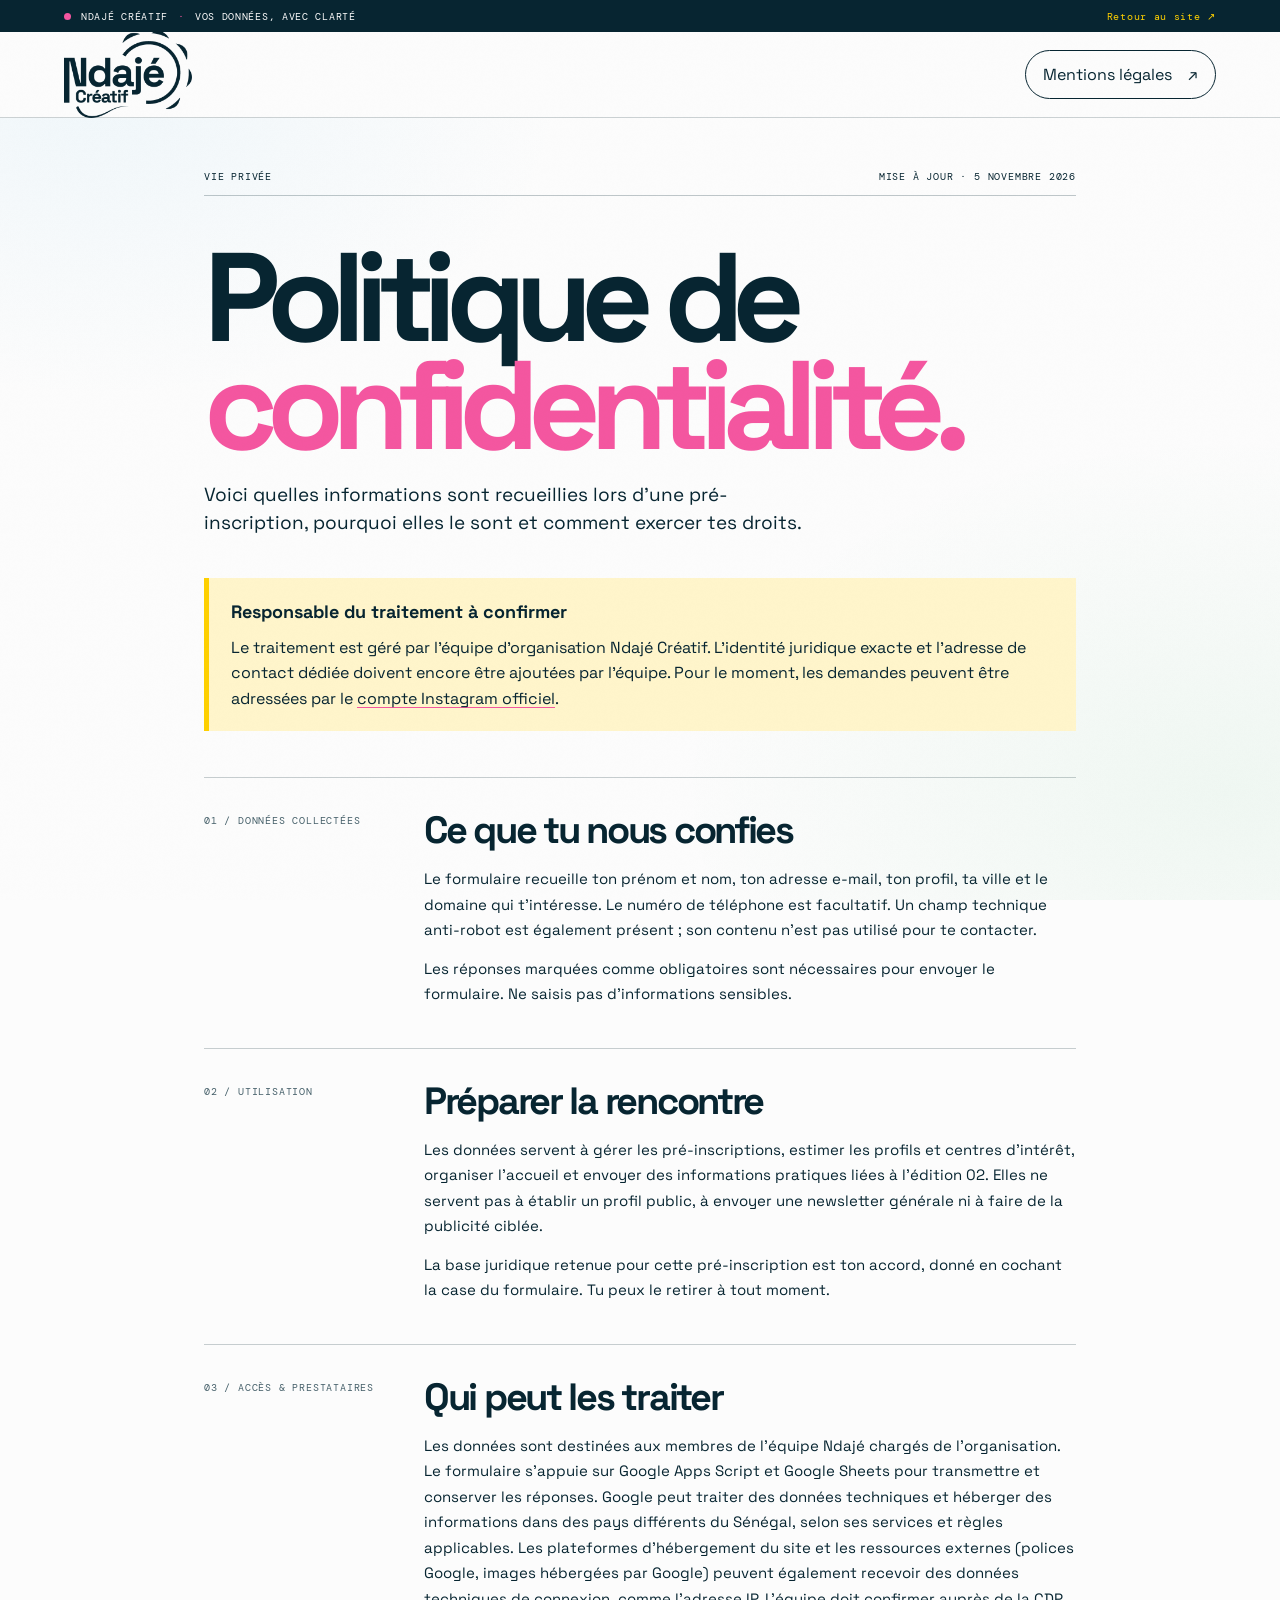
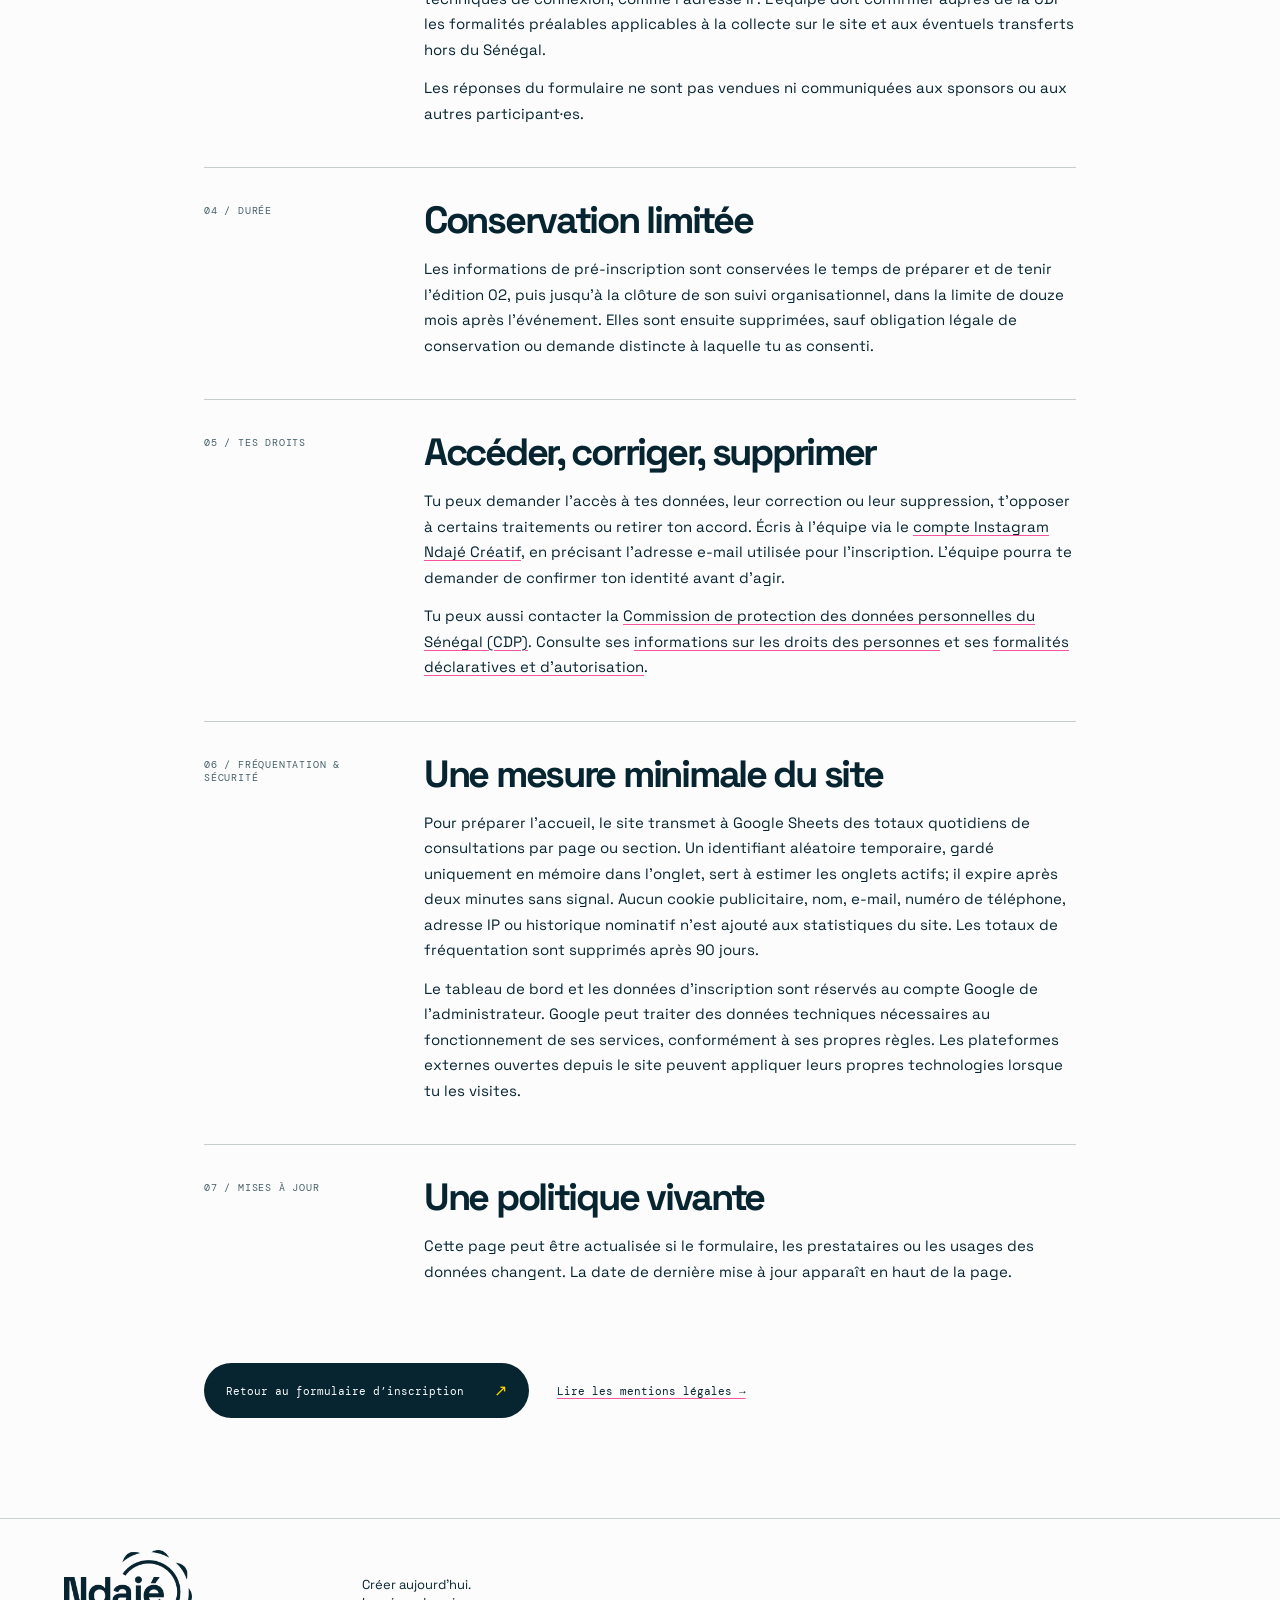
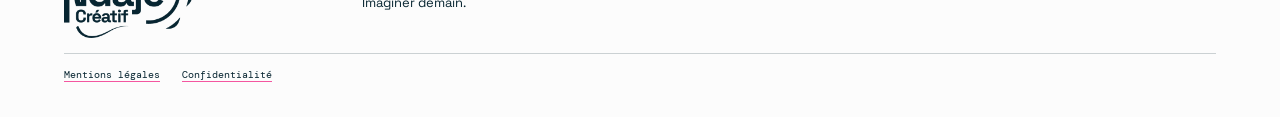
<file: confidentialite.html>
<!doctype html>
<html lang="fr">
<head>
  <meta charset="utf-8">
  <meta name="viewport" content="width=device-width, initial-scale=1">
  <meta name="theme-color" content="#072531">
  <meta name="description" content="Politique de confidentialité et données collectées pour les pré-inscriptions Ndajé Créatif.">
  <title>Confidentialité — Ndajé Créatif</title>
  <link rel="icon" type="image/png" sizes="256x256" href="assets/favicon.png">
  <link rel="preconnect" href="https://fonts.googleapis.com">
  <link rel="preconnect" href="https://fonts.gstatic.com" crossorigin>
  <link href="https://fonts.googleapis.com/css2?family=DM+Mono:wght@400;500&family=Space+Grotesk:wght@400;500;600;700&display=swap" rel="stylesheet">
  <link rel="stylesheet" href="styles.css">
  <link rel="stylesheet" href="photos.css">
  <link rel="stylesheet" href="legal.css">
</head>
<body class="legal-page">
  <div class="announcement"><span class="dot"></span> NDAJÉ CRÉATIF <span class="announce-divider">·</span> VOS DONNÉES, AVEC CLARTÉ <a href="index.html">Retour au site ↗</a></div>
  <header class="site-header legal-header"><a class="wordmark" href="index.html" aria-label="Ndajé Créatif, accueil"><img src="assets/ndaje-logo.png" alt="Ndajé Créatif"></a><a class="nav-cta" href="mentions-legales.html">Mentions légales <span aria-hidden="true">↗</span></a></header>
  <main class="legal-main">
    <div class="legal-kicker"><span>VIE PRIVÉE</span><span>MISE À JOUR · 5 NOVEMBRE 2026</span></div>
    <h1>Politique de<br><em>confidentialité.</em></h1>
    <p class="legal-intro">Voici quelles informations sont recueillies lors d’une pré-inscription, pourquoi elles le sont et comment exercer tes droits.</p>
    <aside class="legal-notice"><strong>Responsable du traitement à confirmer</strong><p>Le traitement est géré par l’équipe d’organisation Ndajé Créatif. L’identité juridique exacte et l’adresse de contact dédiée doivent encore être ajoutées par l’équipe. Pour le moment, les demandes peuvent être adressées par le <a href="https://www.instagram.com/ndajecreatif/" target="_blank" rel="noopener noreferrer">compte Instagram officiel</a>.</p></aside>
    <section class="legal-block"><span>01 / DONNÉES COLLECTÉES</span><div><h2>Ce que tu nous confies</h2><p>Le formulaire recueille ton prénom et nom, ton adresse e-mail, ton profil, ta ville et le domaine qui t’intéresse. Le numéro de téléphone est facultatif. Un champ technique anti-robot est également présent ; son contenu n’est pas utilisé pour te contacter.</p><p>Les réponses marquées comme obligatoires sont nécessaires pour envoyer le formulaire. Ne saisis pas d’informations sensibles.</p></div></section>
    <section class="legal-block"><span>02 / UTILISATION</span><div><h2>Préparer la rencontre</h2><p>Les données servent à gérer les pré-inscriptions, estimer les profils et centres d’intérêt, organiser l’accueil et envoyer des informations pratiques liées à l’édition 02. Elles ne servent pas à établir un profil public, à envoyer une newsletter générale ni à faire de la publicité ciblée.</p><p>La base juridique retenue pour cette pré-inscription est ton accord, donné en cochant la case du formulaire. Tu peux le retirer à tout moment.</p></div></section>
    <section class="legal-block"><span>03 / ACCÈS & PRESTATAIRES</span><div><h2>Qui peut les traiter</h2><p>Les données sont destinées aux membres de l’équipe Ndajé chargés de l’organisation. Le formulaire s’appuie sur Google Apps Script et Google Sheets pour transmettre et conserver les réponses. Google peut traiter des données techniques et héberger des informations dans des pays différents du Sénégal, selon ses services et règles applicables. Les plateformes d’hébergement du site et les ressources externes (polices Google, images hébergées par Google) peuvent également recevoir des données techniques de connexion, comme l’adresse IP. L’équipe doit confirmer auprès de la CDP les formalités préalables applicables à la collecte sur le site et aux éventuels transferts hors du Sénégal.</p><p>Les réponses du formulaire ne sont pas vendues ni communiquées aux sponsors ou aux autres participant·es.</p></div></section>
    <section class="legal-block"><span>04 / DURÉE</span><div><h2>Conservation limitée</h2><p>Les informations de pré-inscription sont conservées le temps de préparer et de tenir l’édition 02, puis jusqu’à la clôture de son suivi organisationnel, dans la limite de douze mois après l’événement. Elles sont ensuite supprimées, sauf obligation légale de conservation ou demande distincte à laquelle tu as consenti.</p></div></section>
    <section class="legal-block"><span>05 / TES DROITS</span><div><h2>Accéder, corriger, supprimer</h2><p>Tu peux demander l’accès à tes données, leur correction ou leur suppression, t’opposer à certains traitements ou retirer ton accord. Écris à l’équipe via le <a href="https://www.instagram.com/ndajecreatif/" target="_blank" rel="noopener noreferrer">compte Instagram Ndajé Créatif</a>, en précisant l’adresse e-mail utilisée pour l’inscription. L’équipe pourra te demander de confirmer ton identité avant d’agir.</p><p>Tu peux aussi contacter la <a href="https://www.cdp.sn/" target="_blank" rel="noopener noreferrer">Commission de protection des données personnelles du Sénégal (CDP)</a>. Consulte ses <a href="https://www.cdp.sn/particulier/comprendre-vos-droits" target="_blank" rel="noopener noreferrer">informations sur les droits des personnes</a> et ses <a href="https://www.cdp.sn/conformite/formalites" target="_blank" rel="noopener noreferrer">formalités déclaratives et d’autorisation</a>.</p></div></section>
    <section class="legal-block"><span>06 / FRÉQUENTATION & SÉCURITÉ</span><div><h2>Une mesure minimale du site</h2><p>Pour préparer l’accueil, le site transmet à Google Sheets des totaux quotidiens de consultations par page ou section. Un identifiant aléatoire temporaire, gardé uniquement en mémoire dans l’onglet, sert à estimer les onglets actifs; il expire après deux minutes sans signal. Aucun cookie publicitaire, nom, e-mail, numéro de téléphone, adresse IP ou historique nominatif n’est ajouté aux statistiques du site. Les totaux de fréquentation sont supprimés après 90 jours.</p><p>Le tableau de bord et les données d’inscription sont réservés au compte Google de l’administrateur. Google peut traiter des données techniques nécessaires au fonctionnement de ses services, conformément à ses propres règles. Les plateformes externes ouvertes depuis le site peuvent appliquer leurs propres technologies lorsque tu les visites.</p></div></section>
    <section class="legal-block"><span>07 / MISES À JOUR</span><div><h2>Une politique vivante</h2><p>Cette page peut être actualisée si le formulaire, les prestataires ou les usages des données changent. La date de dernière mise à jour apparaît en haut de la page.</p></div></section>
    <div class="legal-end"><a class="button-link" href="index.html#inscription">Retour au formulaire d’inscription <span aria-hidden="true">↗</span></a><a class="legal-back" href="mentions-legales.html">Lire les mentions légales →</a></div>
  </main>
  <footer class="site-footer legal-footer"><a class="wordmark" href="index.html"><img src="assets/ndaje-logo.png" alt="Ndajé Créatif"></a><p>Créer aujourd’hui.<br>Imaginer demain.</p><nav class="footer-legal" aria-label="Informations légales"><a href="mentions-legales.html">Mentions légales</a><a href="confidentialite.html" aria-current="page">Confidentialité</a></nav></footer>
</body>
</html>
</file>
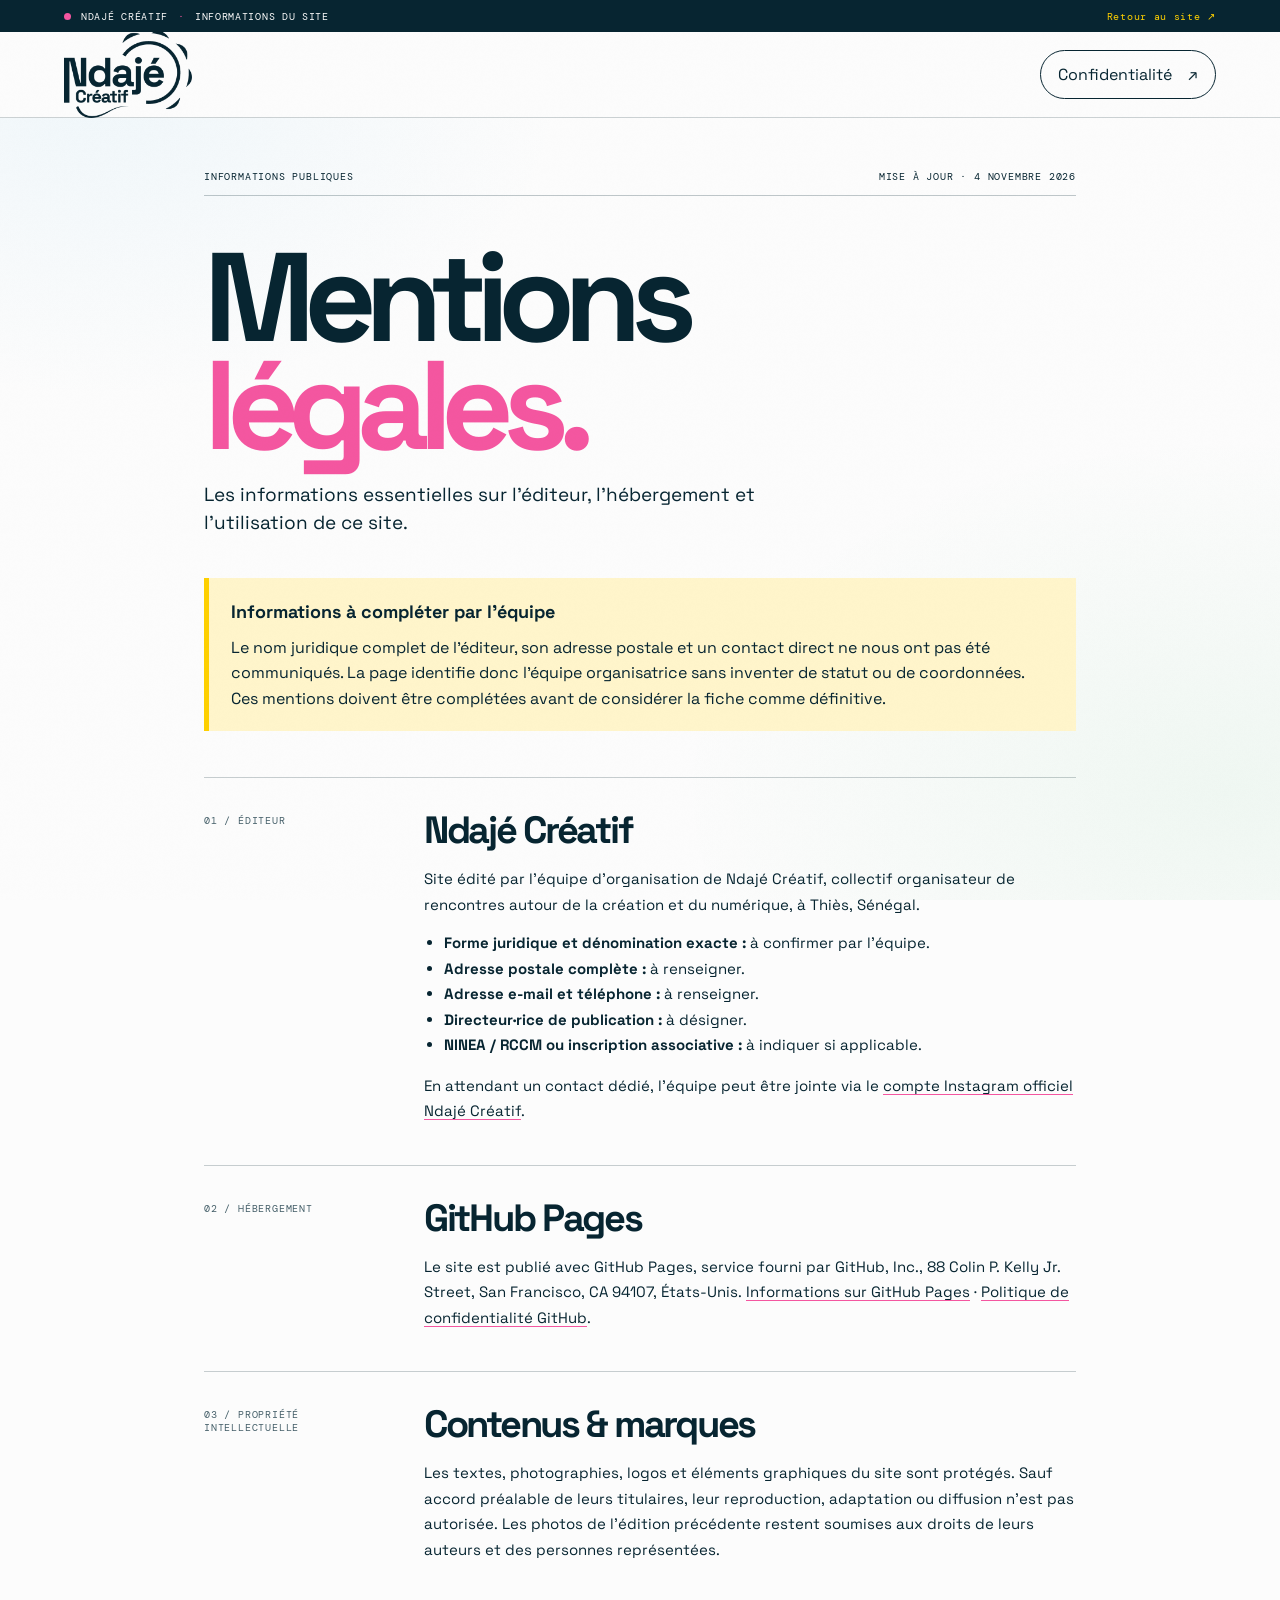
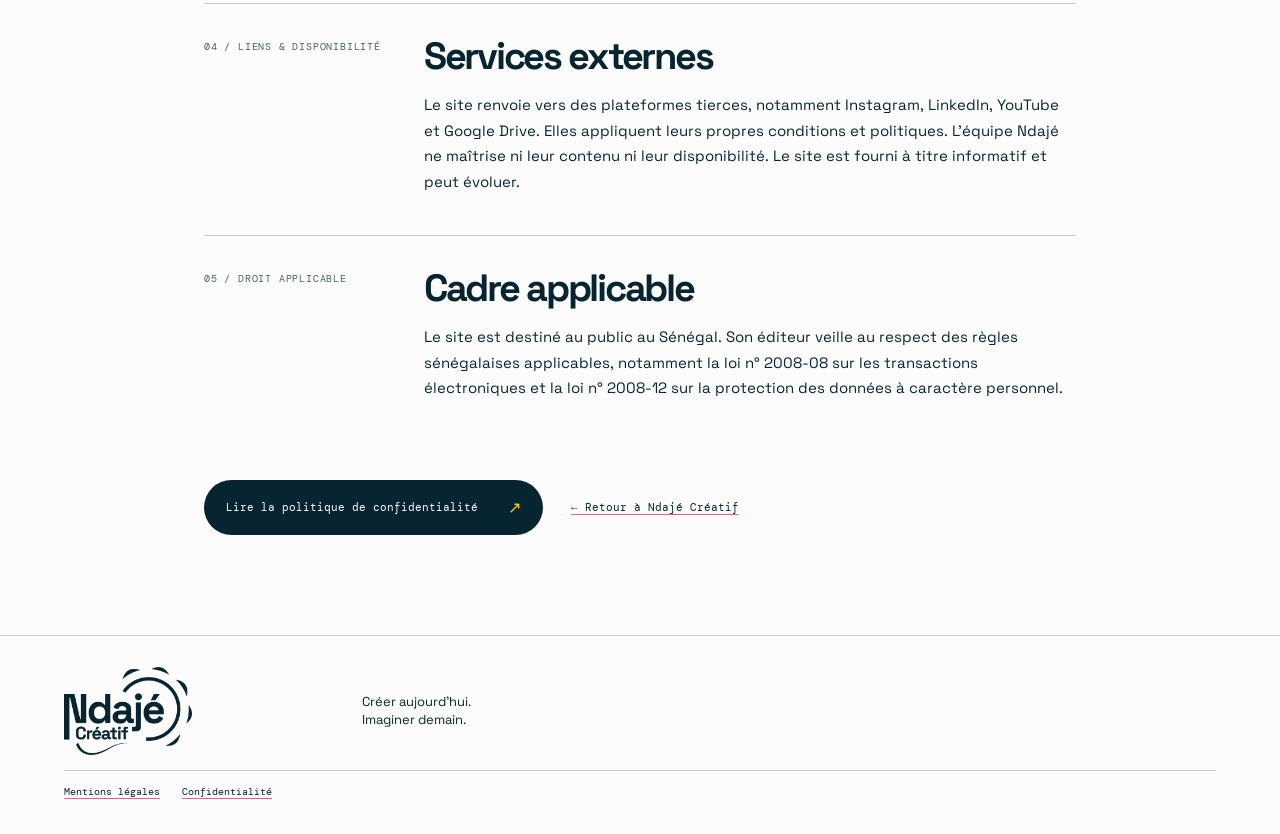
<file: mentions-legales.html>
<!doctype html>
<html lang="fr">
<head>
  <meta charset="utf-8">
  <meta name="viewport" content="width=device-width, initial-scale=1">
  <meta name="theme-color" content="#072531">
  <meta name="description" content="Mentions légales du site Ndajé Créatif.">
  <title>Mentions légales — Ndajé Créatif</title>
  <link rel="icon" type="image/png" sizes="256x256" href="assets/favicon.png">
  <link rel="preconnect" href="https://fonts.googleapis.com">
  <link rel="preconnect" href="https://fonts.gstatic.com" crossorigin>
  <link href="https://fonts.googleapis.com/css2?family=DM+Mono:wght@400;500&family=Space+Grotesk:wght@400;500;600;700&display=swap" rel="stylesheet">
  <link rel="stylesheet" href="styles.css">
  <link rel="stylesheet" href="photos.css">
  <link rel="stylesheet" href="legal.css">
</head>
<body class="legal-page">
  <div class="announcement"><span class="dot"></span> NDAJÉ CRÉATIF <span class="announce-divider">·</span> INFORMATIONS DU SITE <a href="index.html">Retour au site ↗</a></div>
  <header class="site-header legal-header"><a class="wordmark" href="index.html" aria-label="Ndajé Créatif, accueil"><img src="assets/ndaje-logo.png" alt="Ndajé Créatif"></a><a class="nav-cta" href="confidentialite.html">Confidentialité <span aria-hidden="true">↗</span></a></header>
  <main class="legal-main">
    <div class="legal-kicker"><span>INFORMATIONS PUBLIQUES</span><span>MISE À JOUR · 4 NOVEMBRE 2026</span></div>
    <h1>Mentions<br><em>légales.</em></h1>
    <p class="legal-intro">Les informations essentielles sur l’éditeur, l’hébergement et l’utilisation de ce site.</p>
    <aside class="legal-notice"><strong>Informations à compléter par l’équipe</strong><p>Le nom juridique complet de l’éditeur, son adresse postale et un contact direct ne nous ont pas été communiqués. La page identifie donc l’équipe organisatrice sans inventer de statut ou de coordonnées. Ces mentions doivent être complétées avant de considérer la fiche comme définitive.</p></aside>
    <section class="legal-block"><span>01 / ÉDITEUR</span><div><h2>Ndajé Créatif</h2><p>Site édité par l’équipe d’organisation de Ndajé Créatif, collectif organisateur de rencontres autour de la création et du numérique, à Thiès, Sénégal.</p><ul><li><b>Forme juridique et dénomination exacte :</b> à confirmer par l’équipe.</li><li><b>Adresse postale complète :</b> à renseigner.</li><li><b>Adresse e-mail et téléphone :</b> à renseigner.</li><li><b>Directeur·rice de publication :</b> à désigner.</li><li><b>NINEA / RCCM ou inscription associative :</b> à indiquer si applicable.</li></ul><p>En attendant un contact dédié, l’équipe peut être jointe via le <a href="https://www.instagram.com/ndajecreatif/" target="_blank" rel="noopener noreferrer">compte Instagram officiel Ndajé Créatif</a>.</p></div></section>
    <section class="legal-block"><span>02 / HÉBERGEMENT</span><div><h2>GitHub Pages</h2><p>Le site est publié avec GitHub Pages, service fourni par GitHub, Inc., 88 Colin P. Kelly Jr. Street, San Francisco, CA 94107, États-Unis. <a href="https://docs.github.com/en/pages" target="_blank" rel="noopener noreferrer">Informations sur GitHub Pages</a> · <a href="https://docs.github.com/en/site-policy/privacy-policies/github-privacy-statement" target="_blank" rel="noopener noreferrer">Politique de confidentialité GitHub</a>.</p></div></section>
    <section class="legal-block"><span>03 / PROPRIÉTÉ INTELLECTUELLE</span><div><h2>Contenus & marques</h2><p>Les textes, photographies, logos et éléments graphiques du site sont protégés. Sauf accord préalable de leurs titulaires, leur reproduction, adaptation ou diffusion n’est pas autorisée. Les photos de l’édition précédente restent soumises aux droits de leurs auteurs et des personnes représentées.</p></div></section>
    <section class="legal-block"><span>04 / LIENS & DISPONIBILITÉ</span><div><h2>Services externes</h2><p>Le site renvoie vers des plateformes tierces, notamment Instagram, LinkedIn, YouTube et Google Drive. Elles appliquent leurs propres conditions et politiques. L’équipe Ndajé ne maîtrise ni leur contenu ni leur disponibilité. Le site est fourni à titre informatif et peut évoluer.</p></div></section>
    <section class="legal-block"><span>05 / DROIT APPLICABLE</span><div><h2>Cadre applicable</h2><p>Le site est destiné au public au Sénégal. Son éditeur veille au respect des règles sénégalaises applicables, notamment la loi n° 2008-08 sur les transactions électroniques et la loi n° 2008-12 sur la protection des données à caractère personnel.</p></div></section>
    <div class="legal-end"><a class="button-link" href="confidentialite.html">Lire la politique de confidentialité <span aria-hidden="true">↗</span></a><a class="legal-back" href="index.html">← Retour à Ndajé Créatif</a></div>
  </main>
  <footer class="site-footer legal-footer"><a class="wordmark" href="index.html"><img src="assets/ndaje-logo.png" alt="Ndajé Créatif"></a><p>Créer aujourd’hui.<br>Imaginer demain.</p><nav class="footer-legal" aria-label="Informations légales"><a href="mentions-legales.html" aria-current="page">Mentions légales</a><a href="confidentialite.html">Confidentialité</a></nav></footer>
</body>
</html>
</file>
<file: styles.css>
:root{--paper:#f5f0e9;--ink:#17151b;--pink:#f456a0;--yellow:#f4ef39;--blue:#5555e7;--green:#61e8ad;--line:rgba(23,21,27,.2);--mono:"DM Mono",monospace;--display:"Space Grotesk",Arial,sans-serif}*{box-sizing:border-box}html{scroll-behavior:smooth}body{margin:0;background:var(--paper);color:var(--ink);font-family:var(--display);-webkit-font-smoothing:antialiased}a{color:inherit;text-decoration:none}.announcement{min-height:32px;background:var(--ink);color:var(--paper);display:flex;align-items:center;justify-content:center;gap:10px;padding:6px 16px;font:10px var(--mono);letter-spacing:.07em}.announcement a{color:var(--yellow);margin-left:10px}.dot{width:7px;height:7px;background:var(--pink);border-radius:50%}.announce-divider{color:var(--pink)}.site-header{height:86px;padding:0 5vw;display:flex;align-items:center;justify-content:space-between;border-bottom:1px solid var(--line);position:relative;z-index:5}.wordmark{font-weight:700;font-size:21px;line-height:.78;letter-spacing:-1.7px}.wordmark span{color:var(--pink);font-size:14px;vertical-align:top;margin-left:3px}.main-nav{display:flex;align-items:center;gap:clamp(20px,3.6vw,58px);font-size:13px;font-weight:600}.main-nav a:not(.nav-cta):hover,.text-link:hover{color:var(--blue)}.nav-cta{border:1px solid var(--ink);padding:13px 17px;border-radius:30px}.nav-cta span{margin-left:12px}.menu-toggle{display:none}.hero{min-height:660px;padding:30px 5vw 24px;position:relative;overflow:hidden;display:flex;flex-direction:column}.hero-topline,.hero-foot,.section-label{font:10px var(--mono);letter-spacing:.08em;display:flex;justify-content:space-between;position:relative;z-index:2}.hero-copy{position:relative;z-index:2;margin:auto 0;width:64%}.eyebrow{font:10px var(--mono);letter-spacing:.1em;margin:0 0 17px}.hero h1{font-size:clamp(76px,12vw,178px);line-height:.79;letter-spacing:-.105em;margin:0;font-weight:700;position:relative}.outline-word{color:transparent;-webkit-text-stroke:2px var(--ink)}.asterisk{font-size:.37em;color:var(--pink);vertical-align:top;letter-spacing:0;margin-left:10px}.hero-bottom{display:flex;align-items:center;gap:6vw;margin-top:42px}.hero-bottom p{font-size:15px;line-height:1.5;max-width:295px;margin:0}.round-link{width:82px;height:82px;background:var(--yellow);border-radius:50%;display:flex;align-items:center;justify-content:center;position:relative;font-size:10px;line-height:1.15;text-align:center;transform:rotate(-10deg);transition:transform .25s}.round-link:hover{transform:rotate(0) scale(1.07)}.round-link b{position:absolute;bottom:8px;font-size:18px}.hero-art{position:absolute;width:47vw;height:470px;right:-3vw;top:113px;transform:rotate(-8deg)}.art-sun{width:290px;height:290px;border-radius:50%;position:absolute;right:14%;top:14%;background:var(--pink)}.art-orbit{position:absolute;border:1px solid var(--ink);border-radius:50%;width:100%;height:48%;top:35%;left:-2%;transform:rotate(28deg)}.orbit-two{transform:rotate(-31deg);height:62%;top:26%;left:2%;border-style:dashed}.art-word{position:absolute;font-size:clamp(24px,4.6vw,66px);font-weight:700;letter-spacing:-.08em}.word-one{top:27%;left:12%;transform:rotate(-16deg)}.word-two{bottom:16%;right:2%;color:var(--blue);transform:rotate(8deg)}.art-sticker{position:absolute;top:8%;right:2%;background:var(--yellow);padding:17px 20px;border-radius:50%;font:9px/1.45 var(--mono);text-align:center;transform:rotate(10deg)}.art-sticker span{font-size:18px;display:block}.art-star{position:absolute;left:15%;bottom:4%;font-size:58px;color:var(--blue)}.hero-foot{margin-top:auto}.section-pad{padding:38px 5vw 100px}.section-label{border-top:1px solid var(--line);padding-top:13px}.intro{padding-top:38px;padding-bottom:80px}.intro-grid{display:grid;grid-template-columns:1.2fr .8fr;gap:10%;padding:90px 0 86px;align-items:center}.intro h2,.experience h2,.edition h2,.next-content h2{font-size:clamp(52px,8vw,112px);line-height:.86;letter-spacing:-.09em;margin:0}.intro h2 em,.next-content h2 em{font-style:normal;color:var(--blue)}.intro-copy{max-width:410px}.lead{font-size:clamp(20px,2.3vw,29px);line-height:1.2;letter-spacing:-.045em;margin:0 0 18px}.intro-copy>p:not(.lead),.edition-content>p:not(.lead){font-size:14px;line-height:1.7;max-width:410px}.text-link{display:inline-flex;align-items:center;gap:18px;font:10px var(--mono);letter-spacing:.04em;border-bottom:1px solid currentColor;padding:12px 0 8px;margin-top:19px}.text-link span{font-size:16px}.marquee{background:var(--pink);overflow:hidden;white-space:nowrap;padding:16px 0;font-size:18px;font-weight:700;letter-spacing:.02em;margin:0 -5vw}.marquee div{animation:marquee 24s linear infinite}.marquee b{color:var(--paper);padding:0 20px}@keyframes marquee{to{transform:translateX(-25%)}}.experience{background:var(--ink);color:var(--paper);padding-bottom:92px}.light{border-color:rgba(245,240,233,.27)}.experience-head{display:flex;align-items:flex-end;justify-content:space-between;padding:72px 0 50px}.experience h2 span{color:var(--yellow)}.experience-head>p{font-size:14px;line-height:1.6;margin:0 6% 4px 0}.experience-grid{display:grid;grid-template-columns:repeat(3,1fr);gap:14px}.exp-card{min-height:370px;padding:20px 22px 18px;color:var(--ink);display:flex;flex-direction:column;position:relative;overflow:hidden}.exp-pink{background:var(--pink)}.exp-yellow{background:var(--yellow)}.exp-blue{background:#9290ff}.card-index,.card-bottom{font:9px var(--mono);letter-spacing:.06em}.card-symbol{font-size:66px;line-height:1;margin:37px 0 15px}.exp-card h3{font-size:clamp(24px,3vw,39px);line-height:.96;letter-spacing:-.07em;margin:0 0 12px}.exp-card p{font-size:13px;line-height:1.5;max-width:260px;margin:0}.card-bottom{margin-top:auto;padding-top:22px}.experience-note{font:10px var(--mono);letter-spacing:.07em;margin-top:25px;display:flex;align-items:center;gap:10px}.experience-note span{color:var(--pink);font-size:18px}.edition{padding-bottom:92px}.edition-grid{display:grid;grid-template-columns:1fr 1fr;gap:10%;padding:74px 0 58px;align-items:center}.edition-title{position:relative}.edition-title h2{font-size:clamp(72px,12vw,156px)}.edition-title h2 span{color:var(--pink)}.edition-stamp{position:absolute;left:48%;top:42%;width:106px;height:106px;border:1px solid var(--ink);border-radius:50%;display:flex;align-items:center;justify-content:center;flex-direction:column;text-align:center;font:9px/1.4 var(--mono);transform:rotate(12deg)}.edition-stamp b{font-size:20px;color:var(--blue)}.edition-content{padding-top:20px}.memory-strip{display:grid;grid-template-columns:repeat(4,1fr);gap:10px}.memory-tile{height:210px;padding:14px;display:flex;flex-direction:column;justify-content:space-between;position:relative;overflow:hidden}.memory-tile>span{font:9px var(--mono)}.memory-tile b{font-size:clamp(17px,2.5vw,31px);line-height:.95;letter-spacing:-.06em;position:relative;z-index:1}.memory-tile i{font-style:normal;font-size:92px;position:absolute;right:-5px;bottom:8px;opacity:.2}.tile-1{background:var(--yellow)}.tile-2{background:var(--blue);color:white}.tile-3{background:var(--green)}.tile-4{background:var(--pink)}.next-edition{background:var(--yellow);min-height:610px;position:relative;overflow:hidden;display:flex;flex-direction:column}.next-edition .section-label{border-color:rgba(23,21,27,.35)}.next-content{margin:auto;max-width:680px;text-align:center;padding:70px 0;position:relative;z-index:1}.next-content .eyebrow{margin-bottom:24px}.next-content h2{font-size:clamp(65px,10vw,130px)}.next-content p:not(.eyebrow){max-width:430px;margin:25px auto;font-size:15px;line-height:1.6}.button-link{display:inline-flex;gap:30px;align-items:center;background:var(--ink);color:var(--paper);padding:17px 22px;border-radius:40px;font:10px var(--mono);letter-spacing:.05em;transition:transform .2s}.button-link:hover{transform:translateY(-3px)}.button-link span{color:var(--yellow);font-size:16px}.next-content small{display:block;font:9px var(--mono);margin-top:18px;letter-spacing:.06em}.next-shape{position:absolute;line-height:1}.shape-a{font-size:210px;color:var(--pink);left:-30px;top:25%}.shape-b{font-size:230px;color:var(--blue);right:-20px;bottom:7%;transform:rotate(-15deg)}.next-bottom{display:flex;justify-content:space-between;font:9px var(--mono);letter-spacing:.07em}.site-footer{padding:36px 5vw;display:grid;grid-template-columns:1fr 1fr 2fr;align-items:center;gap:20px;background:var(--paper)}.site-footer>p{font-size:13px;line-height:1.4}.footer-links{display:flex;justify-content:flex-end;gap:22px;font:9px var(--mono)}.footer-note{grid-column:1/-1;border-top:1px solid var(--line);padding-top:12px;font:9px var(--mono);letter-spacing:.07em}
@media(max-width:760px){.announcement{font-size:8px;gap:6px}.announcement a{margin-left:2px}.site-header{height:72px;padding:0 6vw}.menu-toggle{display:flex;align-items:center;gap:5px;flex-direction:column;background:none;border:0;font:9px var(--mono);padding:8px;z-index:7}.menu-toggle span{width:23px;height:1px;background:var(--ink)}.main-nav{display:none;position:absolute;top:71px;left:0;right:0;background:var(--paper);padding:24px 6vw 30px;align-items:flex-start;flex-direction:column;border-bottom:1px solid var(--line);gap:21px}.main-nav.is-open{display:flex}.nav-cta{margin-top:4px}.hero{min-height:0;padding:24px 6vw 20px}.hero-topline,.hero-foot{font-size:8px}.hero-copy{width:100%;margin:48px 0 30px}.hero h1{font-size:clamp(61px,14.3vw,100px);line-height:.84;letter-spacing:-.09em}.hero-bottom{margin-top:24px;justify-content:space-between;gap:14px}.hero-bottom p{font-size:13px;max-width:245px}.round-link{width:66px;height:66px;flex:none;font-size:9px}.section-pad{padding:30px 6vw 72px}.section-label{font-size:8px;gap:12px}.intro-grid{grid-template-columns:1fr;gap:28px;padding:63px 0}.intro h2,.experience h2,.edition h2,.next-content h2{font-size:clamp(53px,13.7vw,84px)}.intro-copy{max-width:100%}.lead{font-size:22px}.marquee{font-size:15px}.experience-head{padding:60px 0 36px;align-items:flex-start;flex-direction:column;gap:24px}.experience-head>p{margin:0}.experience-grid{grid-template-columns:1fr}.exp-card{min-height:300px;padding:17px}.card-symbol{font-size:54px;margin:25px 0 13px}.exp-card h3{font-size:34px}.edition-grid{grid-template-columns:1fr;gap:34px;padding:56px 0 38px}.edition-title h2{font-size:clamp(78px,20vw,120px)}.edition-stamp{left:52%;top:43%;width:82px;height:82px;font-size:7px}.edition-stamp b{font-size:17px}.memory-strip{grid-template-columns:repeat(2,minmax(0,1fr))}.memory-tile{height:160px;padding:12px}.memory-tile b{font-size:clamp(21px,6vw,27px)}.next-edition{min-height:560px;padding-left:6vw;padding-right:6vw}.next-content{padding:65px 0}.next-content h2{font-size:clamp(60px,14vw,94px)}.next-content p:not(.eyebrow){font-size:14px}.shape-a{font-size:clamp(90px,27vw,130px);left:-18px;top:12%}.shape-b{font-size:clamp(100px,29vw,140px);right:-22px;bottom:8%}.next-bottom{font-size:7px;gap:10px}.site-footer{padding:30px 6vw;grid-template-columns:1fr 1fr}.site-footer>p{grid-column:2;grid-row:1}.footer-links{grid-column:1/-1;justify-content:flex-start;flex-wrap:wrap}.footer-note{grid-column:1/-1}}@media(prefers-reduced-motion:reduce){*,*::before,*::after{scroll-behavior:auto!important;animation-duration:.01ms!important;animation-iteration-count:1!important;transition-duration:.01ms!important}}

.hero-cta{font-size:11px;padding:19px 25px;flex:none;box-shadow:5px 5px 0 var(--pink)}.hero-cta:hover{transform:translateY(-3px);box-shadow:5px 8px 0 var(--pink)}@media(max-width:760px){.hero-bottom{flex-wrap:wrap}.hero-bottom p{flex:1 1 180px}.hero-cta{margin:6px 5px 0 auto;padding:16px 21px;font-size:10px}}

/* Hero registration CTA: a clear primary action on desktop and mobile. */
.hero-bottom{align-items:flex-start;flex-direction:column;gap:22px;margin-top:34px}
.hero-bottom p{max-width:330px}
.hero-cta{min-width:270px;min-height:72px;justify-content:space-between;padding:12px 14px 12px 25px;background:var(--yellow);color:var(--ink);font:700 14px var(--mono);letter-spacing:.04em;border:2px solid var(--ink);box-shadow:7px 7px 0 var(--pink);transition:transform .2s,box-shadow .2s}
.hero-cta span{width:42px;height:42px;display:grid;place-items:center;border-radius:50%;background:var(--ink);color:var(--yellow);font-size:21px}
.hero-cta:hover{transform:translate(3px,3px);box-shadow:4px 4px 0 var(--pink)}
@media(max-width:760px){.hero-copy{margin:38px 0 30px}.hero-bottom{align-items:stretch;gap:18px;margin-top:25px}.hero-bottom p{flex:none;max-width:300px}.hero-cta{width:min(100%,340px);min-width:0;min-height:68px;margin:0;padding:10px 12px 10px 20px;font-size:13px}.hero-cta span{width:40px;height:40px}}
</file>
<file: photos.css>
/* Photo direction: real edition imagery framed with the existing brand colors. */
:root{--paper:#FCFCFC;--ink:#072531;--pink:#F456A0;--yellow:#FED000;--blue:#4AB1E4;--green:#15A446;--red:#CE0F0F;--orange:#FF8A00;--violet:#6959E8;--line:rgba(7,37,49,.2)}
body{background:radial-gradient(ellipse at 8% 8%,rgba(74,177,228,.07),transparent 28%),radial-gradient(ellipse at 96% 88%,rgba(21,164,70,.055),transparent 32%),var(--paper);background-attachment:fixed;color:var(--ink)}
body::after{content:"";position:fixed;inset:0;z-index:90;pointer-events:none;background-image:url("assets/grain.svg");background-size:180px 180px;opacity:.12;mix-blend-mode:multiply}
.announcement{background:var(--ink)}
.hero{background:radial-gradient(ellipse at 78% 42%,rgba(74,177,228,.16),transparent 39%),radial-gradient(ellipse at 20% 16%,rgba(254,208,0,.12),transparent 28%),transparent}
.experience{background:radial-gradient(ellipse at 100% 0%,rgba(74,177,228,.16),transparent 33%),radial-gradient(ellipse at 0% 92%,rgba(21,164,70,.1),transparent 31%),var(--ink)}
.exp-pink{background:linear-gradient(140deg,#FF70B3 0%,var(--pink) 58%,#E93891 100%)}
.exp-yellow,.tile-1{background:linear-gradient(140deg,#FFE76A 0%,var(--yellow) 72%,#F8B916 100%)}
.exp-blue,.tile-2{background:linear-gradient(140deg,#81D6FF 0%,var(--blue) 85%);color:var(--ink)}
.tile-3{background:linear-gradient(140deg,#4DCD75 0%,var(--green) 80%)}
.tile-4{background:linear-gradient(140deg,#FF8557 0%,var(--pink) 88%)}
.next-edition{background:radial-gradient(ellipse at 8% 96%,rgba(255,138,0,.19),transparent 34%),linear-gradient(145deg,#FFE86A 0%,var(--yellow) 76%,#FFC52F 100%)}
.album-day-two .album-cover,.album-day-two-art{background:linear-gradient(135deg,#FF9A19 0%,var(--orange) 54%,var(--red) 130%)}
.album-day-two-art:before,.album-day-two-art:after{border-color:var(--ink)}
.album-day-two .album-meta h3{color:var(--red)}
.hero-photo-frame{background:linear-gradient(140deg,#FFE76A 0%,var(--yellow) 78%,#FF9A19 130%)}
.hero-photo-sticker{background:var(--violet)}
.nav-cta:focus-visible,.main-nav a:focus-visible,.button-link:focus-visible,.text-link:focus-visible,.album-card:focus-visible{outline:3px solid var(--blue);outline-offset:4px}
.hero-art{width:43vw;height:440px;right:-1vw;top:135px;transform:none}
.hero-photo-frame{position:absolute;top:13%;left:5%;width:88%;aspect-ratio:1.5;background:var(--yellow);padding:10px 10px 36px;transform:rotate(4deg);box-shadow:12px 14px 0 var(--pink)}
.hero-photo{display:block;width:100%;height:100%;object-fit:cover;object-position:center 42%;filter:saturate(.88)}
.hero-photo-tag{position:absolute;bottom:9px;left:14px;font:9px var(--mono);letter-spacing:.07em}.hero-photo-tag b{color:var(--blue);font-size:14px;margin:0 5px}
.hero-photo-sticker{position:absolute;right:-1%;top:1%;width:104px;height:104px;border-radius:50%;background:var(--blue);color:var(--paper);display:flex;align-items:center;justify-content:center;flex-direction:column;text-align:center;font:8px/1.5 var(--mono);transform:rotate(9deg);z-index:2}.hero-photo-sticker span{font-size:17px;color:var(--yellow)}
.hero-photo-star{position:absolute;left:0;bottom:4%;font-size:53px;color:var(--pink);z-index:2}
.photo-story{padding-bottom:88px}.photo-story-head{display:flex;align-items:flex-end;justify-content:space-between;padding:65px 0 38px}.photo-story-head h2{font-size:clamp(56px,8vw,108px);line-height:.85;letter-spacing:-.09em;margin:0}.photo-story-head h2 em{font-style:normal;color:var(--blue)}.photo-story-head>p{max-width:270px;font-size:14px;line-height:1.55;margin:0 7% 5px 20px}.photo-grid{display:grid;grid-template-columns:1.25fr .75fr;gap:12px}.photo-grid figure{position:relative;margin:0;overflow:hidden;background:var(--ink);min-height:0}.photo-grid img{width:100%;height:100%;display:block;object-fit:cover;transition:transform .5s}.photo-grid figure:hover img{transform:scale(1.035)}.photo-main{aspect-ratio:1.32}.photo-side{display:grid;grid-template-rows:1fr 1fr;gap:12px}.photo-side figure{min-height:210px}.photo-side img{position:absolute;inset:0}.photo-grid figcaption{position:absolute;left:0;right:0;bottom:0;padding:42px 18px 16px;color:white;background:linear-gradient(transparent,rgba(0,0,0,.74));display:flex;flex-direction:column;gap:6px}.photo-grid figcaption span{font:8px var(--mono);letter-spacing:.08em}.photo-grid figcaption b{font-size:clamp(16px,2vw,24px);line-height:1.05;letter-spacing:-.04em}.photo-grid figcaption i{font-style:normal;color:var(--yellow);padding-left:6px}.gallery-source{margin-top:22px}
@media(max-width:760px){.hero-art{width:78vw;height:290px;right:-15vw;top:260px;opacity:.96}.hero-photo-frame{top:12%;left:5%;width:88%;padding:7px 7px 28px;box-shadow:8px 9px 0 var(--pink)}.hero-photo-tag{font-size:7px;bottom:6px;left:9px}.hero-photo-sticker{width:76px;height:76px;font-size:6px;right:0}.hero-photo-star{font-size:38px}.photo-story{padding-bottom:72px}.photo-story-head{align-items:flex-start;flex-direction:column;gap:20px;padding:52px 0 28px}.photo-story-head h2{font-size:clamp(58px,15vw,84px)}.photo-story-head>p{margin:0;max-width:300px}.photo-grid{grid-template-columns:1fr}.photo-main{aspect-ratio:1.08}.photo-side{grid-template-columns:1fr 1fr;grid-template-rows:auto;gap:8px}.photo-side figure{aspect-ratio:.78;min-height:170px}.photo-grid figcaption{padding:35px 10px 12px}.photo-grid figcaption span{font-size:7px}.photo-grid figcaption b{font-size:16px}.gallery-source{font-size:8px;gap:8px}}
.album-heading{border-top:1px solid var(--line);padding-top:12px;margin-top:62px;display:flex;justify-content:space-between;font:9px var(--mono);letter-spacing:.08em}.album-grid{display:grid;grid-template-columns:1fr 1fr;gap:14px;margin-top:18px}.album-card{display:block;min-width:0}.album-cover{height:clamp(210px,31vw,420px);position:relative;overflow:hidden;background:var(--blue)}.album-cover img{width:100%;height:100%;object-fit:cover;object-position:center 47%;display:block;transition:transform .45s}.album-card:hover .album-cover img{transform:scale(1.035)}.album-number{position:absolute;left:17px;top:13px;color:white;font:10px var(--mono);mix-blend-mode:difference}.album-arrow{position:absolute;right:14px;top:14px;width:42px;height:42px;border-radius:50%;background:var(--yellow);display:grid;place-items:center;font-size:20px;transition:transform .2s}.album-card:hover .album-arrow{transform:rotate(45deg)}.album-day-two .album-cover{background:var(--pink)}.album-day-two-art{position:absolute;inset:0;background:var(--pink);display:flex;align-items:center;justify-content:center;color:var(--ink);overflow:hidden}.album-day-two-art:before,.album-day-two-art:after{content:"";position:absolute;width:75%;aspect-ratio:1;border:1px solid var(--ink);border-radius:50%;transform:rotate(-20deg)}.album-day-two-art:after{transform:rotate(35deg);width:95%;border-style:dashed}.album-day-two-art span{position:absolute;left:10%;top:17%;font:11px var(--mono);letter-spacing:.12em}.album-day-two-art b{font-size:clamp(130px,25vw,330px);line-height:.8;letter-spacing:-.12em;z-index:1}.album-day-two-art i{position:absolute;right:11%;bottom:6%;font-style:normal;font-size:clamp(54px,9vw,120px);color:var(--yellow);-webkit-text-stroke:1px var(--ink)}.album-meta{display:flex;align-items:flex-end;justify-content:space-between;gap:16px;padding:16px 2px 0}.album-meta>div>span{font:8px var(--mono);letter-spacing:.08em}.album-meta h3{font-size:clamp(23px,3vw,39px);letter-spacing:-.07em;line-height:.9;margin:9px 0 0}.album-meta>b{font:8px var(--mono);white-space:nowrap;padding-bottom:3px}.album-day-two .album-meta h3{color:var(--blue)}
@media(max-width:760px){.album-heading{font-size:7px;gap:12px}.album-grid{grid-template-columns:1fr;gap:28px}.album-cover{height:clamp(230px,72vw,360px)}.album-day-two-art b{font-size:clamp(180px,55vw,300px)}.album-meta h3{font-size:32px}.album-meta>b{font-size:7px}}

/* Hero: make the first edition photograph a true focal point. */
@media(min-width:761px){
  .hero{min-height:760px;padding-top:28px;padding-bottom:24px}
  .hero-copy{width:54%;margin:auto 0}
  .hero h1{font-size:clamp(76px,9.2vw,138px)}
  .hero-art{width:61vw;height:590px;right:-2vw;top:112px}
  .hero-photo-frame{top:7%;left:3%;width:94%;aspect-ratio:1.48;padding:12px 12px 40px;transform:rotate(2deg);box-shadow:14px 16px 0 var(--pink)}
  .hero-photo{object-position:center 42%;filter:saturate(.96)}
  .hero-photo-sticker{width:116px;height:116px;right:-1%;top:0}
  .hero-photo-star{left:0;bottom:1%;font-size:62px}
}
@media(max-width:760px){
  .hero{min-height:900px;padding-bottom:20px}
  .hero-copy{margin:57px 0 0;width:100%}
  .hero h1{font-size:clamp(64px,14.5vw,104px)}
  .hero-art{width:100%;height:350px;right:0;top:495px;opacity:1}
  .hero-photo-frame{top:5%;left:2%;width:96%;aspect-ratio:1.42;padding:8px 8px 30px;transform:rotate(1.5deg);box-shadow:9px 11px 0 var(--pink)}
  .hero-photo-sticker{width:82px;height:82px;top:0;right:0}
  .hero-photo-star{left:-1%;bottom:3%;font-size:42px}
  .hero-foot{position:relative;z-index:2}
}

/* Editorial magazine composition: headline and archive image share a clear grid. */
@media(min-width:761px){
  .hero{display:grid;grid-template-columns:minmax(0,.9fr) minmax(0,1.1fr);grid-template-rows:auto 1fr auto;column-gap:clamp(24px,4vw,64px);min-height:790px;padding:28px 5vw 24px}
  .hero-topline{grid-column:1/-1;grid-row:1}
  .hero-copy{grid-column:1;grid-row:2;width:auto;align-self:center;margin:45px 0 55px}
  .hero h1{font-size:clamp(64px,7.5vw,112px);line-height:.82;letter-spacing:-.105em}
  .hero-bottom{align-items:flex-start;gap:24px;margin-top:34px}
  .hero-bottom p{max-width:260px}
  .hero-art{position:relative;grid-column:2;grid-row:2;align-self:center;width:100%;height:auto;aspect-ratio:1.45;right:auto;top:auto;overflow:visible}
  .hero-photo-frame{top:3%;left:1%;width:96%;aspect-ratio:1.45;padding:11px 11px 38px;transform:rotate(1.5deg);box-shadow:13px 15px 0 var(--pink)}
  .hero-photo-sticker{width:112px;height:112px;top:-2%;right:-1%}
  .hero-photo-star{left:-2%;bottom:0;font-size:58px}
  .hero-foot{grid-column:1/-1;grid-row:3}
}
@media(max-width:760px){
  .hero{display:grid;grid-template-columns:minmax(0,1fr);grid-template-rows:auto auto auto auto;min-height:0;row-gap:0;padding:24px 6vw 20px}
  .hero-topline{grid-row:1}
  .hero-copy{grid-row:2;width:auto;margin:48px 0 30px}
  .hero h1{font-size:clamp(66px,14.5vw,100px);line-height:.84}
  .hero-art{grid-row:3;position:relative;width:100%;height:auto;aspect-ratio:1.32;right:auto;top:auto;opacity:1;margin:0 0 38px}
  .hero-photo-frame{top:3%;left:2%;width:96%;aspect-ratio:1.45;padding:8px 8px 30px;transform:rotate(1deg);box-shadow:8px 10px 0 var(--pink)}
  .hero-photo-sticker{width:78px;height:78px;top:-1%;right:0}
  .hero-photo-star{left:-1%;bottom:0;font-size:40px}
  .hero-foot{grid-row:4}
}

/* Small-screen refinements for narrow phones and touch navigation. */
@media(max-width:760px){
  html,body{width:100%;max-width:100%;overflow-x:hidden}
  .announcement{min-height:36px;flex-wrap:wrap;text-align:center;line-height:1.35;padding:7px 12px;row-gap:2px}
  .announcement a{white-space:nowrap}
  .site-header{min-width:0}
  .wordmark{font-size:19px}
  .main-nav{z-index:8;box-shadow:0 12px 20px rgba(7,37,49,.08)}
  .main-nav a{min-height:42px;display:flex;align-items:center}
  .main-nav .nav-cta{min-height:44px}
  .hero-topline,.hero-foot{gap:14px;font-size:7px;line-height:1.4}
  .hero-topline span:last-child,.hero-foot span:last-child{text-align:right}
  .hero-copy{min-width:0}
  .hero h1{max-width:100%;font-size:clamp(54px,13.5vw,94px);overflow-wrap:normal}
  .outline-word{-webkit-text-stroke-width:1.3px}
  .asterisk{margin-left:2px}
  .hero-bottom{align-items:center}
  .hero-bottom p{max-width:calc(100% - 84px);font-size:12px}
  .hero-art{min-width:0;aspect-ratio:1.3}
  .hero-photo-frame{aspect-ratio:1.42;padding:7px 7px 27px}
  .hero-photo{object-position:center 42%}
  .hero-photo-tag{font-size:6px;bottom:6px;left:9px}
  .hero-photo-sticker{width:66px;height:66px;font-size:5.5px}
  .hero-photo-star{font-size:34px}
  .intro h2,.experience h2,.edition h2,.next-content h2{overflow-wrap:normal}
  .intro-grid{padding:48px 0 52px}
  .text-link{max-width:100%;font-size:8px;gap:12px}
  .marquee{margin-left:-6vw;margin-right:-6vw;padding:13px 0;font-size:13px}
  .experience-head{padding-top:48px}
  .experience-grid{gap:10px}
  .exp-card{min-height:270px}
  .edition-grid{padding-top:45px;gap:22px}
  .edition-title h2{font-size:clamp(70px,19vw,112px)}
  .edition-stamp{left:auto;right:5%;top:42%;width:72px;height:72px;font-size:6px}
  .edition-stamp b{font-size:15px}
  .memory-strip{gap:8px}
  .memory-tile{height:145px;padding:10px}
  .memory-tile>span{font-size:7px}
  .memory-tile b{font-size:clamp(18px,5.7vw,24px)}
  .memory-tile i{font-size:70px}
  .photo-story-head{padding-top:44px}
  .photo-grid{gap:8px}
  .photo-main{aspect-ratio:1.05}
  .photo-side{gap:8px}
  .photo-side figure{min-height:0;aspect-ratio:.76}
  .photo-grid figcaption b{font-size:clamp(14px,4vw,17px)}
  .album-grid{gap:24px}
  .album-cover{height:clamp(210px,68vw,340px)}
  .album-meta{align-items:flex-start;flex-direction:column;gap:8px;padding-top:12px}
  .album-meta h3{font-size:clamp(25px,8vw,32px)}
  .next-edition{min-height:540px}
  .next-content{padding:52px 0}
  .next-content h2{font-size:clamp(55px,13vw,88px)}
  .next-content p:not(.eyebrow){max-width:32ch;font-size:13px}
  .button-link{max-width:100%;gap:14px;padding:15px 17px;font-size:8px}
  .shape-a{font-size:100px;left:-24px;top:12%;opacity:.8}
  .shape-b{font-size:110px;right:-27px;bottom:8%;opacity:.8}
  .next-bottom{flex-wrap:wrap;font-size:6px}
  .site-footer{grid-template-columns:1fr;gap:12px}
  .site-footer>p{grid-column:1;grid-row:auto;margin:0}
  .footer-links{grid-column:1;gap:14px}
  .footer-note{grid-column:1;font-size:7px;line-height:1.5}
}
@media(max-width:380px){
  .hero-topline,.hero-foot{font-size:6px}
  .hero h1{font-size:clamp(50px,12.7vw,62px)}
  .hero-bottom p{font-size:11px}
  .hero-photo-sticker{width:58px;height:58px;font-size:5px}
  .section-label{font-size:7px}
  .edition-title h2{font-size:70px}
  .edition-stamp{right:0;width:64px;height:64px}
  .memory-tile{height:132px}
  .memory-tile b{font-size:18px}
  .photo-side{grid-template-columns:1fr}
  .photo-side figure{aspect-ratio:1.25}
  .gallery-source{align-items:flex-start;flex-direction:column}
  .button-link{font-size:7px;letter-spacing:0;gap:10px}
}

/* Video chapter: one social Reel beside a bold gateway to the event replays. */
.video-story{background:radial-gradient(ellipse at 90% 15%,rgba(74,177,228,.12),transparent 32%),var(--paper)}
.video-story-head{display:flex;align-items:flex-end;justify-content:space-between;gap:28px;padding:65px 0 38px}
.video-story-head h2{font-size:clamp(56px,8vw,108px);line-height:.84;letter-spacing:-.09em;margin:0}
.video-story-head h2 em{font-style:normal;color:var(--violet)}
.video-story-head>p{max-width:280px;font-size:14px;line-height:1.55;margin:0 6% 5px 20px}
.video-grid{display:grid;grid-template-columns:minmax(260px,.82fr) minmax(0,1.18fr);align-items:stretch;gap:14px}
.reel-card{background:var(--ink);color:var(--paper);padding:14px;display:flex;flex-direction:column;min-width:0}
.reel-topline,.stream-card-top{display:flex;justify-content:space-between;gap:10px;font:8px var(--mono);letter-spacing:.07em}
.reel-topline{padding:2px 2px 12px}
.reel-topline b{color:var(--yellow);font-size:13px;margin-left:4px}
.reel-embed{width:min(100%,360px);aspect-ratio:9/16;margin:0 auto;background:#000;overflow:hidden}
.reel-embed iframe{display:block;width:100%;height:100%;border:0}
.reel-link{display:flex;justify-content:space-between;align-items:center;gap:12px;padding:14px 2px 1px;font:8px var(--mono);letter-spacing:.05em}
.reel-link span{color:var(--yellow);font-size:16px}
.stream-card{position:relative;overflow:hidden;min-height:100%;padding:18px 22px 24px;color:var(--ink);background:radial-gradient(ellipse at 84% 24%,rgba(255,255,255,.5),transparent 32%),linear-gradient(145deg,#4AB1E4 0%,#63A6CC 36%,#F456A0 100%);display:flex;flex-direction:column;transition:transform .25s}
.stream-card:hover{transform:translateY(-3px)}
.stream-card-top{position:relative;z-index:1}
.stream-graphic{position:relative;display:grid;place-items:center;min-height:230px;flex:1;overflow:hidden}
.stream-graphic>b{font-size:clamp(170px,23vw,310px);line-height:.75;letter-spacing:-.12em;z-index:1}
.stream-play{position:absolute;z-index:2;left:50%;top:50%;transform:translate(-50%,-50%);width:68px;height:68px;border-radius:50%;background:var(--yellow);display:grid;place-items:center;padding-left:4px;font-size:22px;box-shadow:0 0 0 9px rgba(7,37,49,.12)}
.stream-orbit{position:absolute;width:83%;height:55%;border:1px solid rgba(7,37,49,.75);border-radius:50%;transform:rotate(-24deg)}
.stream-orbit-two{width:96%;height:68%;transform:rotate(27deg);border-style:dashed}
.stream-graphic i{position:absolute;right:6%;bottom:9%;font-size:56px;color:var(--yellow);font-style:normal;z-index:1}
.stream-card-copy{position:relative;z-index:1;max-width:420px}
.stream-card-copy .eyebrow{font-size:8px;margin:0 0 14px}
.stream-card-copy h3{font-size:clamp(36px,5.5vw,68px);line-height:.88;letter-spacing:-.08em;margin:0 0 16px}
.stream-card-copy>p:not(.eyebrow){max-width:340px;font-size:13px;line-height:1.5;margin:0 0 22px}
.stream-cta{display:inline-flex;gap:20px;align-items:center;background:var(--ink);color:var(--paper);padding:13px 16px;border-radius:30px;font:8px var(--mono);letter-spacing:.05em}
.stream-cta b{color:var(--yellow);font-size:15px}
.video-story a:focus-visible{outline:3px solid var(--violet);outline-offset:4px}
@media(max-width:760px){
  .video-story-head{align-items:flex-start;flex-direction:column;gap:18px;padding:48px 0 28px}
  .video-story-head h2{font-size:clamp(56px,14vw,84px)}
  .video-story-head>p{margin:0;max-width:32ch}
  .video-grid{grid-template-columns:minmax(0,1fr);gap:12px}
  .reel-card{padding:12px}
  .reel-embed{width:min(100%,360px)}
  .stream-card{min-height:500px;padding:15px 16px 20px}
  .stream-graphic{min-height:170px}
  .stream-graphic>b{font-size:clamp(160px,52vw,260px)}
  .stream-card-copy h3{font-size:clamp(42px,12vw,68px)}
}
@media(max-width:380px){
  .reel-topline,.stream-card-top{font-size:7px}
  .stream-card{min-height:460px}
  .stream-cta{gap:10px;font-size:7px}
}

/* Alignment and media refinements */
.site-header .wordmark,.site-footer .wordmark{display:flex;align-items:center;width:104px;height:70px;flex:none}
.wordmark img{display:block;width:100%;height:100%;object-fit:contain}
.site-footer .wordmark{width:112px;height:78px}
.marquee{display:flex;justify-content:center;align-items:center;min-height:62px;padding:12px 5vw;text-align:center;white-space:normal}
.marquee div{animation:none;line-height:1.35;text-wrap:balance}
.video-grid>*{min-width:0}
.reel-card{align-items:center;justify-content:center}
.reel-embed{flex:none}
.stream-card{background:var(--ink);color:var(--paper);padding:14px;gap:0}
.stream-card-top{padding:5px 3px 12px;color:var(--paper)}
.stream-graphic{flex:none;width:100%;aspect-ratio:16/9;min-height:0;background:var(--blue)}
.stream-graphic img{position:absolute;inset:0;width:100%;height:100%;object-fit:cover;object-position:center 42%;display:block;filter:saturate(.92)}
.stream-graphic:after{content:"";position:absolute;inset:35% 0 0;background:linear-gradient(transparent,rgba(7,37,49,.72))}
.stream-play{width:58px;height:58px}
.stream-thumb-label{position:absolute;z-index:2;left:14px;bottom:12px;color:white;font:9px var(--mono);letter-spacing:.08em}
.stream-card-copy{padding:23px 6px 5px;max-width:unset}
.stream-card-copy h3{font-size:clamp(34px,4.6vw,58px)}
.stream-card-copy>p:not(.eyebrow){max-width:48ch}
@media(max-width:760px){
 .site-header .wordmark{width:90px;height:62px}
 .site-footer .wordmark{width:100px;height:68px}
 .section-label{align-items:flex-start;flex-wrap:wrap;row-gap:7px;line-height:1.45}
 .section-label>span{max-width:100%;overflow-wrap:anywhere}
 .section-label>span:last-child{text-align:right;margin-left:auto}
 .album-heading{align-items:flex-start;flex-wrap:wrap;line-height:1.5}
 .album-heading>span:last-child{text-align:right;margin-left:auto}
 .marquee{margin-left:-6vw;margin-right:-6vw;min-height:52px;padding:12px 6vw;font-size:13px}
 .video-grid{grid-template-columns:minmax(0,1fr)}
 .stream-card{min-height:0;padding:12px}
 .stream-graphic{aspect-ratio:16/9;min-height:0}
 .stream-card-copy{padding:19px 4px 4px}
 .reel-card{padding:10px}
 .reel-embed{width:min(100%,360px)}
}
@media(max-width:380px){
 .section-label{font-size:6.5px}
 .marquee{font-size:12px}
 .stream-thumb-label{font-size:7px;left:10px;bottom:9px}
 .stream-play{width:48px;height:48px;font-size:18px}
}

/* Micro-mouvements calmes, accordés aux formes du logotype. */
@media (prefers-reduced-motion: no-preference){
 .site-header .wordmark img,.site-footer .wordmark img{transition:transform .28s ease}
 .wordmark:hover img{transform:scale(1.035)}
 .hero-photo-frame{transition:transform .45s cubic-bezier(.2,.7,.25,1),box-shadow .45s ease}
 .hero-photo-frame:hover{transform:rotate(.4deg) translateY(-3px);box-shadow:15px 18px 0 var(--pink)}
 .hero-photo-star{animation:star-drift 6s ease-in-out infinite}
 .round-link,.button-link,.stream-card{transition:transform .3s ease,box-shadow .3s ease}
 .round-link:hover,.button-link:hover{transform:translateY(-2px) rotate(-2deg)}
 .stream-card:hover{transform:translateY(-3px)}
 .reveal-in{opacity:0;transform:translateY(10px);transition:opacity .55s ease,transform .55s ease}
 .reveal-in.is-visible{opacity:1;transform:translateY(0)}
}
@keyframes star-drift{0%,100%{transform:translateY(0) rotate(0)}50%{transform:translateY(-4px) rotate(5deg)}}
@media(prefers-reduced-motion:reduce){.hero-photo-star{animation:none!important}.reveal-in{opacity:1!important;transform:none!important;transition:none!important}}

/* Pré-inscription : formulaire simple, lisible et cohérent avec l'identité. */
.registration{background:linear-gradient(145deg,rgba(74,177,228,.11),transparent 55%),var(--paper)}
.registration-head{display:flex;align-items:flex-end;justify-content:space-between;gap:28px;padding:58px 0 32px}
.registration-head h2{font-size:clamp(54px,8vw,104px);line-height:.85;letter-spacing:-.09em;margin:0}
.registration-head h2 em{font-style:normal;color:var(--pink)}
.registration-head>p{max-width:34ch;font-size:14px;line-height:1.55;margin:0 6% 6px 0}
.registration-form{max-width:900px;margin:0 auto;padding:clamp(20px,4vw,42px);background:#fff;border:1px solid var(--line);box-shadow:9px 10px 0 rgba(244,86,160,.2)}
.registration-fields{display:grid;grid-template-columns:repeat(2,minmax(0,1fr));gap:20px 24px}
.registration-fields label{display:flex;flex-direction:column;gap:9px;font:9px var(--mono);letter-spacing:.06em;text-transform:uppercase}
.registration-fields label span{font-size:8px;color:rgba(7,37,49,.65);text-transform:none}
.registration-fields input,.registration-fields select{width:100%;min-height:48px;border:0;border-bottom:1px solid var(--line);border-radius:0;padding:10px 2px;background:transparent;color:var(--ink);font:14px var(--display);letter-spacing:0;text-transform:none;outline:none}
.registration-fields input:focus,.registration-fields select:focus{border-color:var(--blue);box-shadow:0 1px 0 var(--blue)}
.registration-fields input::placeholder{color:rgba(7,37,49,.45)}
.registration-consent{display:flex;align-items:flex-start;gap:11px;margin:25px 0 0;font-size:12px;line-height:1.5}
.registration-consent input{accent-color:var(--ink);width:17px;height:17px;flex:none;margin:1px 0 0}
.registration-privacy{font:9px/1.5 var(--mono);color:rgba(7,37,49,.7);margin:10px 0 20px 28px}
.registration-submit{border:0;cursor:pointer;font-family:var(--mono)}
.registration-status{min-height:1.5em;font-size:13px;line-height:1.45;margin:13px 0 0}
@media(max-width:760px){
 .registration-head{align-items:flex-start;flex-direction:column;gap:16px;padding:46px 0 26px}
 .registration-head h2{font-size:clamp(56px,14vw,84px)}
 .registration-head>p{margin:0;max-width:34ch}
 .registration-form{padding:20px 16px;box-shadow:6px 7px 0 rgba(244,86,160,.2)}
 .registration-fields{grid-template-columns:minmax(0,1fr);gap:16px}
 .registration-consent{font-size:11px}
 .registration-submit{font-size:8px;max-width:100%;gap:14px}
}
.registration-honeypot{position:absolute!important;width:1px!important;height:1px!important;padding:0!important;margin:-1px!important;overflow:hidden!important;clip:rect(0,0,0,0)!important;white-space:nowrap!important;border:0!important}
.registration-submit:disabled{opacity:.55;cursor:wait;transform:none}

/* Keep the archive stream full width after removing the Instagram reel. */
.video-grid{grid-template-columns:minmax(0,1fr)}

/* Hero headline: keep the expressive split while improving word shape and contrast. */
.hero h1{font-size:clamp(62px,9.8vw,146px);line-height:.9;letter-spacing:-.075em;max-width:100%;text-wrap:pretty}
.hero .outline-word{color:var(--pink);-webkit-text-stroke:0}
.hero .asterisk{font-size:.3em;vertical-align:top;margin-left:.12em}
@media(max-width:760px){.hero h1{font-size:clamp(52px,12.8vw,88px);line-height:.91;letter-spacing:-.07em}.hero .asterisk{font-size:.28em}}
@media(max-width:380px){.hero h1{font-size:clamp(46px,12.3vw,54px);letter-spacing:-.065em}}

/* Vector ornaments keep the identity consistent across mobile fonts and browsers. */
.icon-library{position:absolute;width:0;height:0;overflow:hidden}
.icon{display:inline-block;width:1em;height:1em;flex:none;vertical-align:-.16em;fill:none;stroke:currentColor;stroke-width:2;stroke-linecap:round;stroke-linejoin:round}
.icon-spark{fill:currentColor;stroke:none}
.icon-play{fill:currentColor;stroke:none}
.icon-orbit .orbit-dot{fill:currentColor;stroke:none}
.asterisk{font-size:1em!important;width:.34em;height:.34em;color:var(--pink);vertical-align:top;margin:.04em 0 0 .12em}
.announce-divider,.section-mark,.hero-photo-tag b,.edition-stamp b{display:inline-flex;align-items:center;justify-content:center}
.announce-divider .icon,.section-mark .icon{width:11px;height:11px}
.announcement a>span,.nav-cta>span,.text-link>span,.button-link>span,.footer-links .icon{display:inline-flex;align-items:center;justify-content:center}
.announcement a .icon,.nav-cta .icon,.text-link .icon,.footer-links .icon{width:12px;height:12px}
.button-link .icon{width:19px;height:19px}
.hero-photo-tag b .icon{width:12px;height:12px}
.hero-photo-sticker .icon{width:17px;height:17px}
.hero-photo-star .icon{width:1em;height:1em}
.card-symbol .icon{width:1em;height:1em}
.edition-stamp b .icon{width:16px;height:16px}
.marquee b{display:inline-flex;align-items:center;vertical-align:middle}
.marquee b .icon{width:15px;height:15px}
.memory-tile i{display:block;line-height:1}
.memory-tile i .icon{width:1em;height:1em}
.photo-grid figcaption i .icon{width:14px;height:14px}
.album-day-two-art i .icon{width:1em;height:1em}
.album-arrow .icon,.stream-cta .icon{width:20px;height:20px}
.stream-play .icon{width:23px;height:23px;vertical-align:0}
.next-shape{display:block;line-height:0}
.next-shape .icon{width:1em;height:1em;vertical-align:0}
.footer-links a{display:inline-flex;align-items:center;gap:5px}
@media(max-width:760px){
  .announcement{gap:7px}
  .announce-divider .icon,.section-mark .icon{width:10px;height:10px}
  .hero .asterisk{width:.34em;height:.34em;margin:.04em 0 0 .1em}
  .hero-photo-star{font-size:clamp(30px,9vw,40px)}
  .card-symbol{font-size:50px}
  .memory-tile i{font-size:64px}
  .shape-a{font-size:clamp(90px,27vw,130px)}
  .shape-b{font-size:clamp(96px,28vw,132px)}
}

/* Programme éditorial prévisionnel, responsive et dans les couleurs de l'édition. */
.program{background:radial-gradient(ellipse at 93% 15%,rgba(74,177,228,.09),transparent 28%),linear-gradient(180deg,rgba(254,208,0,.045),transparent 45%),var(--paper)}
.program-head{display:flex;align-items:flex-end;justify-content:space-between;gap:32px;padding:66px 0 42px}
.program-head h2{font-size:clamp(54px,8vw,106px);line-height:.86;letter-spacing:-.09em;margin:0}
.program-head h2 em{font-style:normal;color:var(--blue)}
.program-head>p{max-width:35ch;margin:0 5% 5px 0;font-size:14px;line-height:1.6}
.program-days{display:grid;grid-template-columns:repeat(3,minmax(0,1fr));gap:12px;align-items:stretch}
.program-day{position:relative;overflow:hidden;min-height:480px;padding:19px 19px 24px;background:#fff;border:1px solid var(--line);box-shadow:5px 6px 0 rgba(7,37,49,.055)}
.day-arrival{background:linear-gradient(145deg,#fff 2%,#fff2f8 100%)}
.day-create{background:linear-gradient(145deg,#fff 2%,#fff9dc 100%)}
.day-share{background:linear-gradient(145deg,#fff 2%,#eaf8ff 100%)}
.program-day-top{display:flex;justify-content:space-between;gap:12px;padding-bottom:11px;border-bottom:1px solid var(--line);font:8px var(--mono);letter-spacing:.07em}
.program-day-top span:last-child{text-align:right;color:rgba(7,37,49,.64)}
.program-day h3{position:relative;z-index:1;font-size:clamp(36px,4vw,56px);line-height:.88;letter-spacing:-.075em;margin:28px 0 31px}
.program-timeline{position:relative;z-index:1;list-style:none;margin:0;padding:0 0 4px 13px;border-left:1px solid rgba(7,37,49,.24)}
.program-timeline li{position:relative;padding:0 0 18px 9px}
.program-timeline li:last-child{padding-bottom:8px}
.program-timeline li:before{content:"";position:absolute;left:-17px;top:2px;width:7px;height:7px;border-radius:50%;background:var(--pink);box-shadow:0 0 0 3px var(--paper)}
.day-create .program-timeline li:before{background:var(--orange)}
.day-share .program-timeline li:before{background:var(--blue)}
.program-timeline time{display:block;margin-bottom:5px;font:8px var(--mono);letter-spacing:.08em;color:rgba(7,37,49,.67)}
.program-timeline li>span{display:block;max-width:32ch;font-size:13px;line-height:1.38}
.program-stamp{position:absolute;right:16px;bottom:12px;width:48px;height:48px;color:var(--pink);opacity:.72}
.day-create .program-stamp{color:var(--orange)}
.day-share .program-stamp{color:var(--blue)}
.program-guests{padding:82px 0 32px}
.program-guests-heading{display:flex;justify-content:space-between;align-items:flex-end;gap:28px;padding-bottom:23px}
.program-guests-heading .eyebrow{margin-bottom:12px}
.program-guests-heading h3{font-size:clamp(38px,5vw,65px);line-height:.88;letter-spacing:-.08em;margin:0}
.program-guests-heading>p{margin:0 5% 4px 0;font-size:12px;line-height:1.55}
.guest-grid{display:grid;grid-template-columns:repeat(3,minmax(0,1fr));gap:10px}
.guest-card{position:relative;min-height:205px;padding:16px 18px 18px;border:1px solid rgba(7,37,49,.14);overflow:hidden}
.guest-pink{background:linear-gradient(145deg,#ffe2f0,var(--pink))}
.guest-blue{background:linear-gradient(145deg,#d8f3ff,var(--blue))}
.guest-yellow{background:linear-gradient(145deg,#fff5bd,var(--yellow))}
.guest-card>span{display:block;font:8px var(--mono);letter-spacing:.08em}
.guest-card>.icon{position:absolute;right:16px;top:14px;width:28px;height:28px;opacity:.72}
.guest-card h4{position:relative;z-index:1;margin:35px 0 8px;font-size:clamp(22px,2.4vw,31px);line-height:.92;letter-spacing:-.06em}
.guest-card p{position:relative;z-index:1;max-width:31ch;margin:0;font-size:11px;line-height:1.4}
.program-note{display:flex;align-items:center;gap:13px;margin-top:26px;padding:16px 18px;border:1px solid var(--line);background:rgba(255,255,255,.66)}
.program-note-mark{display:grid;place-items:center;width:28px;height:28px;flex:none;color:var(--pink)}
.program-note-mark .icon{width:21px;height:21px}
.program-note p{flex:1;margin:0;font-size:11px;line-height:1.5}
.program-note a{display:inline-flex;align-items:center;gap:9px;font:9px var(--mono);letter-spacing:.03em;white-space:nowrap;border-bottom:1px solid currentColor;padding:7px 0}
.program-note a .icon{width:13px;height:13px}
@media(max-width:760px){
  .program-head{align-items:flex-start;flex-direction:column;gap:19px;padding:48px 0 28px}
  .program-head h2{font-size:clamp(52px,13.5vw,82px)}
  .program-head>p{margin:0;font-size:13px}
  .program-days{grid-template-columns:minmax(0,1fr);gap:10px}
  .program-day{min-height:0;padding:16px 16px 29px}
  .program-day-top{font-size:7px}
  .program-day h3{font-size:clamp(39px,10vw,54px);margin:23px 0 25px}
  .program-timeline li{padding-bottom:15px}
  .program-timeline li>span{font-size:12px;max-width:38ch}
  .program-stamp{width:37px;height:37px;right:13px;bottom:9px}
  .program-guests{padding:58px 0 24px}
  .program-guests-heading{align-items:flex-start;flex-direction:column;gap:15px;padding-bottom:17px}
  .program-guests-heading h3{font-size:clamp(40px,10vw,58px)}
  .program-guests-heading>p{margin:0;font-size:11px}
  .guest-grid{grid-template-columns:minmax(0,1fr);gap:8px}
  .guest-card{min-height:0;padding:13px 15px 15px 62px}
  .guest-card>.icon{left:16px;right:auto;top:18px;width:27px;height:27px}
  .guest-card h4{font-size:25px;margin:15px 0 6px}
  .guest-card p{font-size:11px}
  .program-note{align-items:flex-start;flex-wrap:wrap;gap:9px;margin-top:18px;padding:13px}
  .program-note p{flex:1 1 calc(100% - 42px);font-size:10px}
  .program-note a{margin-left:37px;font-size:8px}
}

/* Renforcer la lisibilité tactile sans changer le langage visuel du desktop. */
@media(max-width:760px){
  .announcement a{font-size:10px;font-weight:500}
  .main-nav .nav-cta{display:inline-flex;align-items:center;justify-content:center;gap:12px;min-height:52px;padding:12px 20px;font-size:15px;line-height:1.2}
  .main-nav .nav-cta>span{margin:0}
  .hero-cta{font-size:16px!important;line-height:1.2;letter-spacing:.025em;min-height:70px;padding:10px 13px 10px 20px}
  .hero-cta .icon{width:21px;height:21px}
  .button-link:not(.hero-cta){font-size:12px!important;line-height:1.3;min-height:54px;padding:14px 18px}
  .registration-submit{font-size:12px!important;white-space:normal;text-align:left}
  .program-day{padding:19px 18px 34px;box-shadow:5px 6px 0 rgba(7,37,49,.07)}
  .program-day-top{align-items:center;gap:10px;font-size:9px;line-height:1.35;letter-spacing:.045em}
  .program-day-top span:first-child{flex:none;white-space:nowrap}
  .program-day-top span:last-child{max-width:68%;font-size:9px}
  .program-day h3{font-size:clamp(42px,10vw,56px);margin:25px 0 27px}
  .program-timeline{padding-left:16px}
  .program-timeline li{padding:0 0 19px 10px}
  .program-timeline li:before{left:-20px;width:8px;height:8px}
  .program-timeline time{font-size:10px;line-height:1.35;margin-bottom:6px;color:rgba(7,37,49,.82)}
  .program-timeline li>span{font-size:15px;line-height:1.45;max-width:38ch}
  .program-stamp{width:39px;height:39px}
  .program-guests-heading>p{font-size:12px;line-height:1.5}
  .guest-card{padding-top:15px;padding-bottom:17px}
  .guest-card>span{font-size:9px}
  .guest-card h4{font-size:27px;line-height:.98}
  .guest-card p{font-size:13px;line-height:1.45}
  .program-note p{font-size:12px;line-height:1.5}
  .program-note a{font-size:10px}
}
</file>
<file: legal.css>
.legal-page{--legal-ink:#072531;--legal-paper:#fcfcfc;color:var(--legal-ink)}
.legal-page .announcement{justify-content:space-between;padding-inline:5vw}
.legal-page .announcement a{margin-left:auto}
.legal-header{background:var(--legal-paper)}
.legal-header .wordmark img,.legal-footer .wordmark img{display:block;width:128px;height:auto}
.legal-main{max-width:1000px;margin:0 auto;padding:52px 5vw 100px}
.legal-kicker{display:flex;justify-content:space-between;gap:16px;padding-bottom:12px;border-bottom:1px solid rgba(7,37,49,.25);font:10px var(--mono);letter-spacing:.08em}
.legal-main h1{font-size:clamp(64px,10vw,126px);line-height:.86;letter-spacing:-.09em;margin:48px 0 20px}
.legal-main h1 em{font-style:normal;color:var(--pink)}
.legal-intro{max-width:620px;font-size:19px;line-height:1.5;margin:0 0 40px}
.legal-notice{background:#fff5cb;border-left:5px solid var(--yellow);padding:20px 22px;margin:0 0 46px;line-height:1.6}
.legal-notice strong{font-size:18px}.legal-notice p{margin:8px 0 0}
.legal-main a:not(.button-link){text-decoration:underline;text-decoration-color:var(--pink);text-underline-offset:3px}
.legal-block{display:grid;grid-template-columns:190px 1fr;gap:30px;padding:28px 0;border-top:1px solid rgba(7,37,49,.22)}
.legal-block>span{font:10px var(--mono);letter-spacing:.08em;color:#46606a;padding-top:8px}
.legal-block h2{font-size:clamp(25px,4vw,38px);letter-spacing:-.06em;margin:0 0 12px}
.legal-block p,.legal-block li{font-size:15px;line-height:1.7}
.legal-block p{margin:0 0 13px}.legal-block ul{padding-left:20px;margin:10px 0 15px}
.legal-end{display:flex;align-items:center;gap:28px;flex-wrap:wrap;margin-top:38px}
.legal-end .button-link{font-size:11px;letter-spacing:0}
.legal-back{font:11px var(--mono)}
.legal-footer{border-top:1px solid rgba(7,37,49,.2)}
.footer-legal{grid-column:1/-1;display:flex;gap:22px;border-top:1px solid var(--line);padding-top:14px;font:10px var(--mono)}
.footer-legal a{text-decoration:underline;text-decoration-color:var(--pink);text-underline-offset:3px}
.registration-consent a,.registration-privacy a{text-decoration:underline;text-decoration-color:var(--pink);text-underline-offset:3px}
@media(max-width:760px){.legal-page .announcement{font-size:7px;gap:6px;padding-inline:6vw}.legal-main{padding:36px 6vw 72px}.legal-kicker{font-size:8px}.legal-main h1{font-size:clamp(57px,15vw,88px);margin:38px 0 17px}.legal-intro{font-size:16px}.legal-block{grid-template-columns:1fr;gap:8px;padding:22px 0}.legal-block>span{font-size:8px}.legal-block p,.legal-block li{font-size:14px}.legal-notice{padding:16px;margin-bottom:34px}.legal-end{align-items:flex-start;flex-direction:column;gap:18px}.legal-end .button-link{max-width:100%;font-size:10px;gap:14px}.legal-header .wordmark img,.legal-footer .wordmark img{width:108px}.footer-legal{gap:18px;font-size:9px}}
</file>
